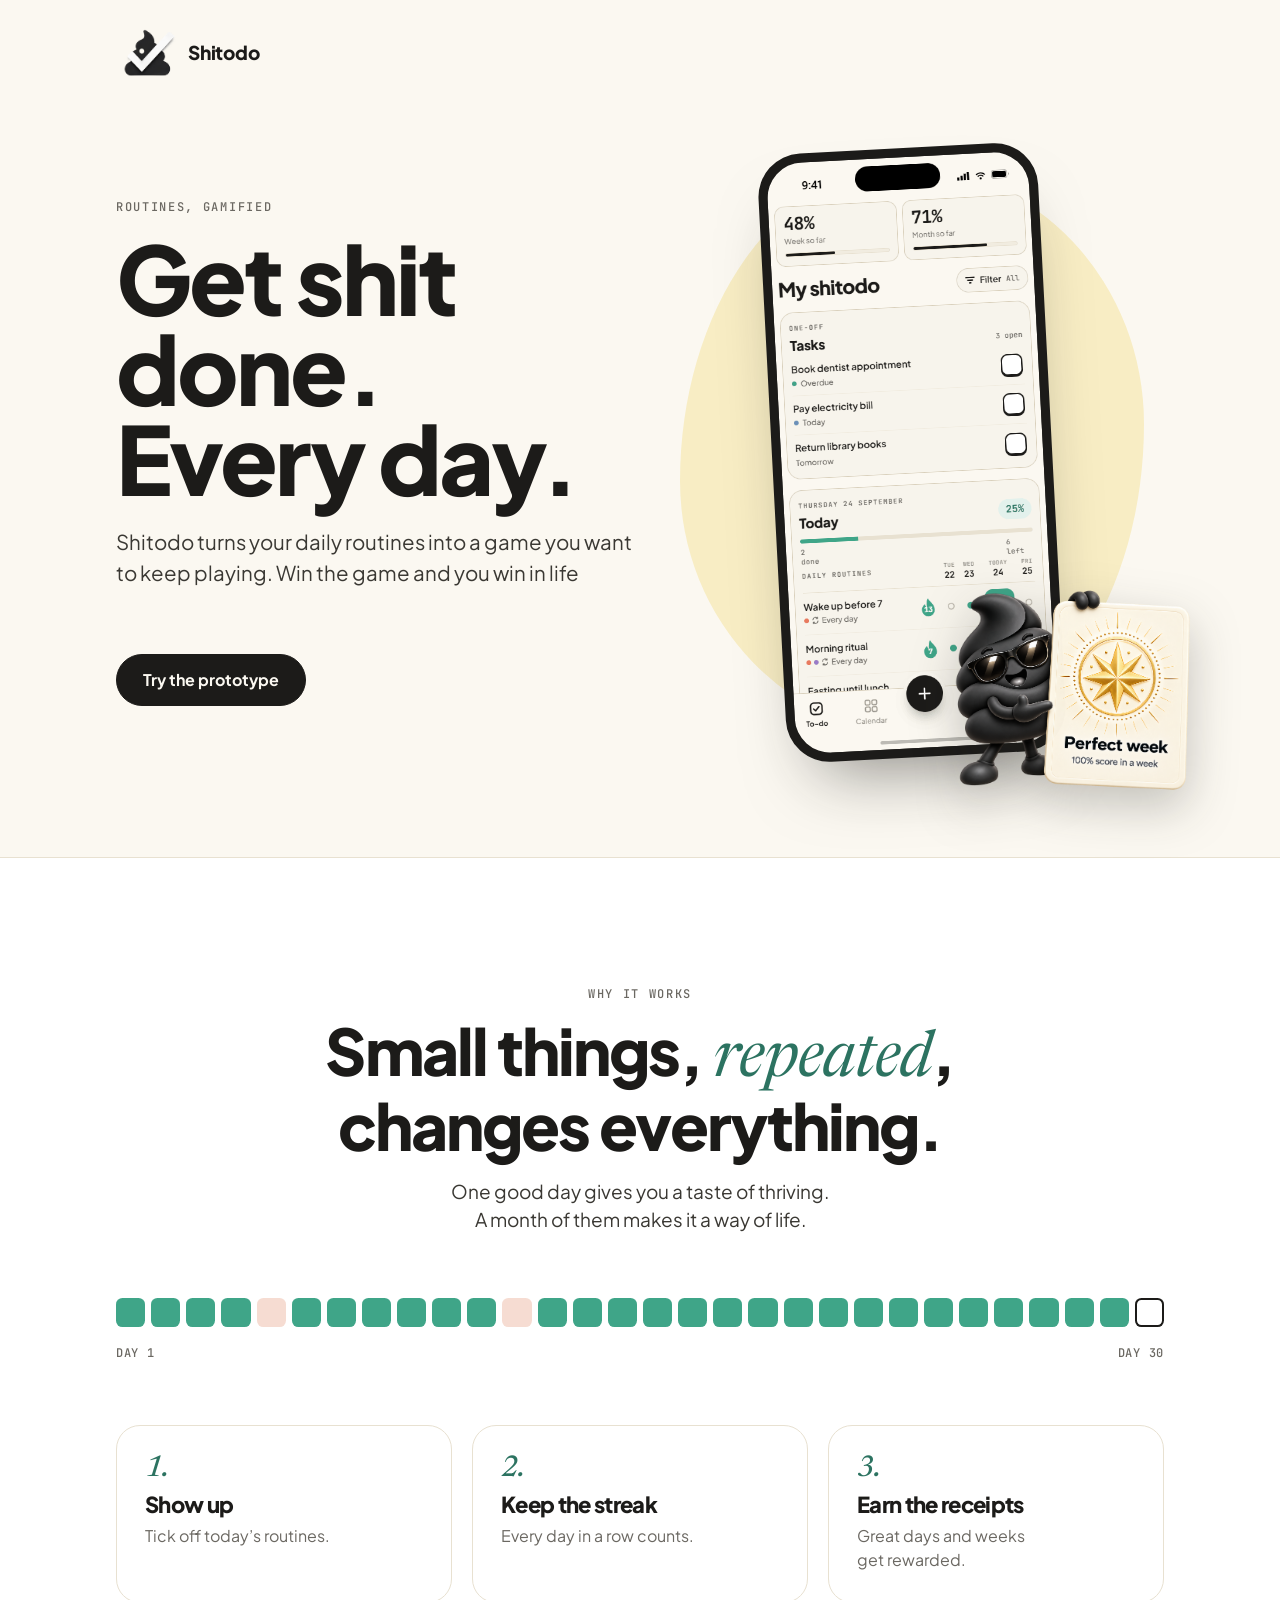
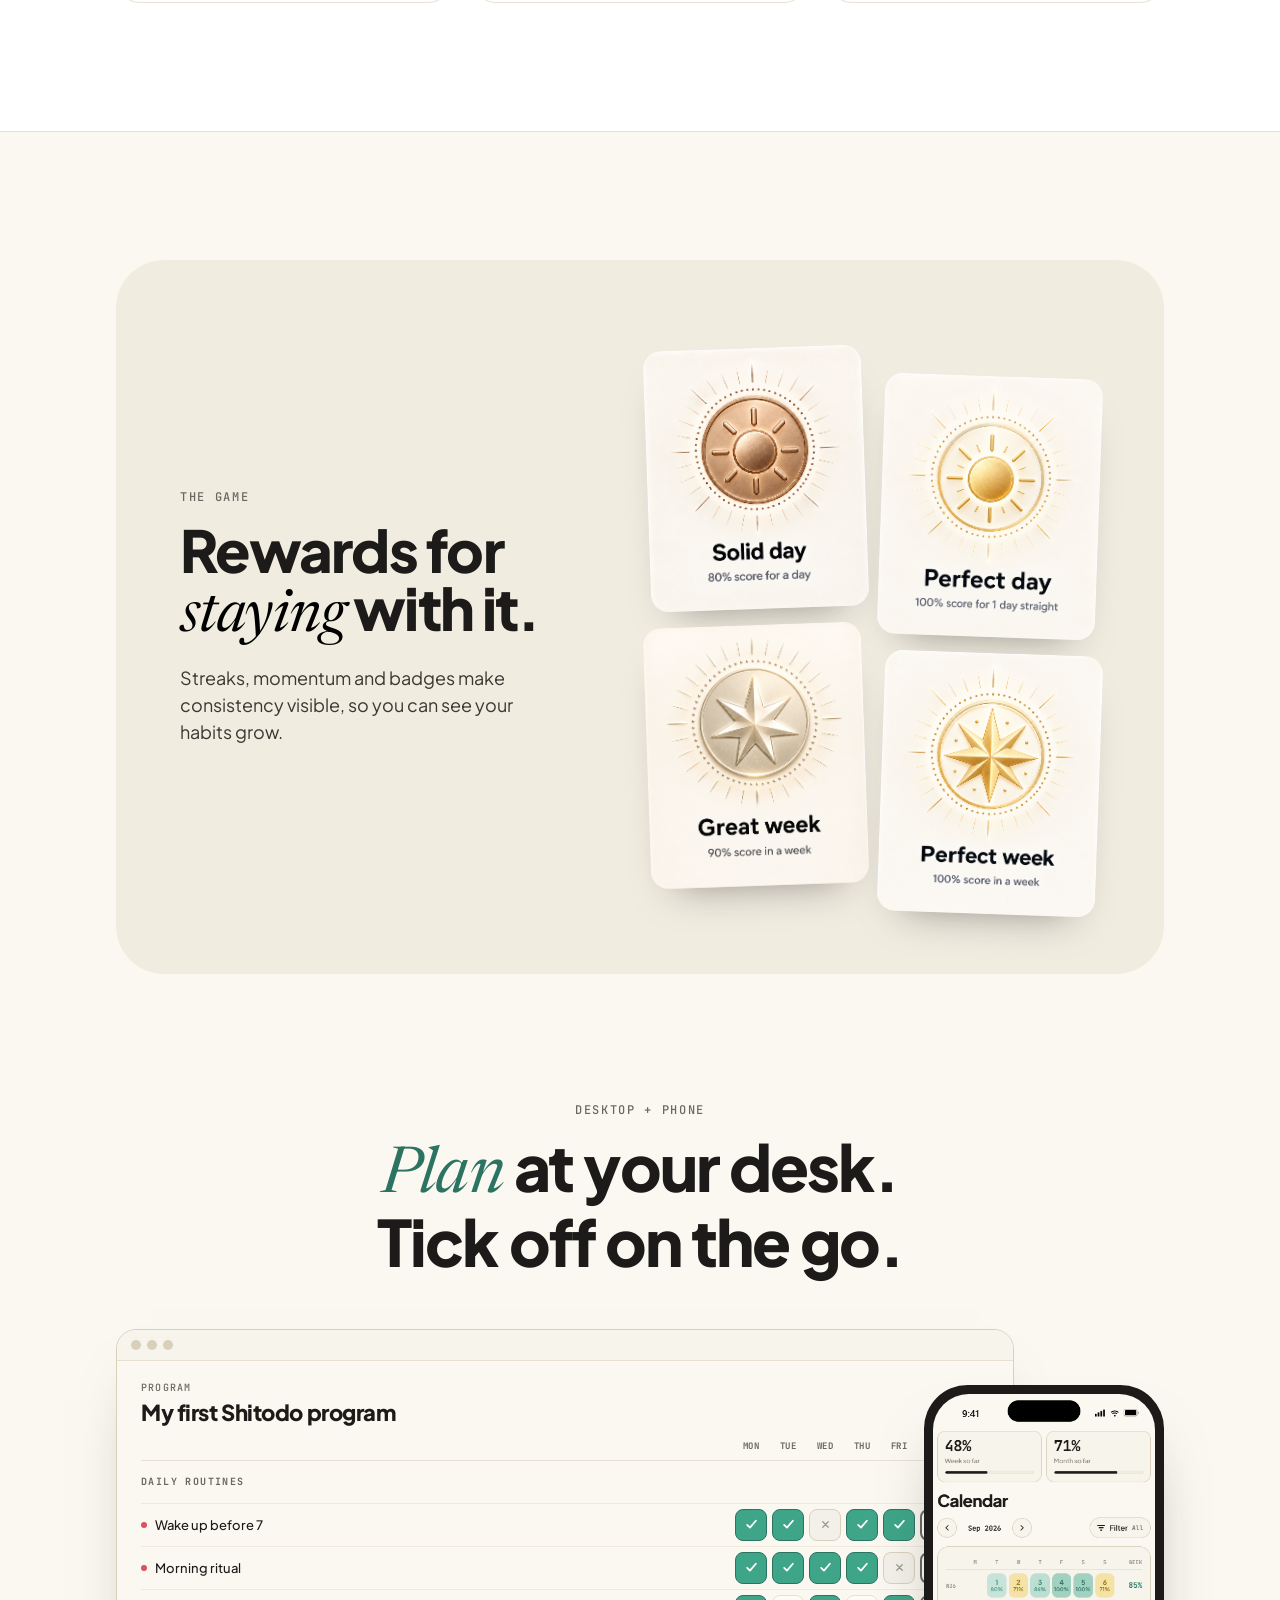
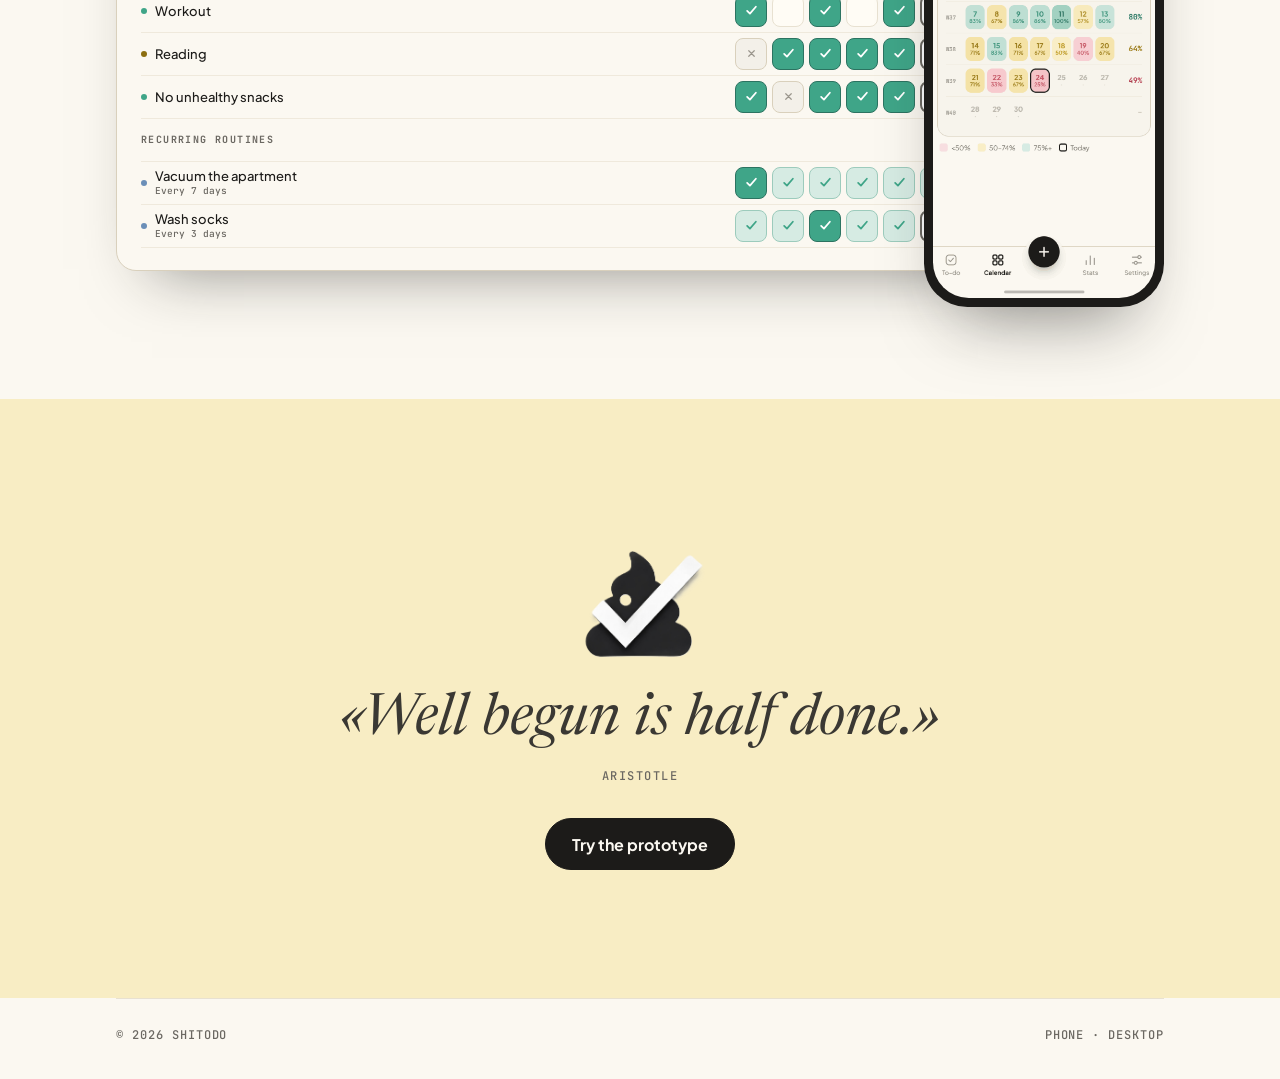
<file: projects/shitodo/index.html>
<!doctype html>
<html lang="en">
<head>
<meta charset="utf-8">
<script>if(/[?&](cover|static)=1/.test(location.search))document.documentElement.classList.add("still");</script>
<style>
#sd-loader{position:fixed;inset:0;z-index:2147483647;background:#FBF8F1;display:flex;flex-direction:column;align-items:center;justify-content:center;gap:22px;transition:opacity .4s ease,visibility .4s}
#sd-loader.done{opacity:0;visibility:hidden}
html.still #sd-loader{display:none}
html:not(.still):not(.sd-ready){overflow:hidden}
#sd-loader .stage{position:relative;width:220px;height:220px}
#sd-loader svg{position:absolute;inset:0;width:100%;height:100%}
#sd-loader img{position:absolute;left:50%;top:50%;width:112px;height:112px;transform:translate(-50%,-50%);object-fit:contain;mix-blend-mode:multiply}
#sd-loader .pct{font:700 13px "JetBrains Mono",ui-monospace,Menlo,monospace;color:#1C1B19;letter-spacing:.04em}
</style>
<meta name="viewport" content="width=device-width, initial-scale=1">
<meta name="description" content="Shitodo turns your daily routines into a game you want to keep playing.">
<link rel="icon" href="assets/logo.png">
<title>Shitodo – small things, every day</title>
<link media="print" onload="this.media='all'" href="https://fonts.googleapis.com/css2?family=Plus+Jakarta+Sans:wght@400;500;600;700;800&family=JetBrains+Mono:wght@500;700&family=Newsreader:ital,wght@1,400;1,500&display=swap" rel="stylesheet">
<link rel="stylesheet" href="css/landing.css">
<style>
:root{--p0:#FBF8F1;--p1:#F7F4EC;--p2:#F1ECE0;--p3:#E8E1D1;--p4:#D9D0BC;--ink:#1C1B19;--i1:#3A3833;--i2:#6B6862;--g:#3FA588;--gd:#2C7361;--gbg:#D6EBE3;--honey:#E8C547;--hbg:#F8EDC4;--terra:#E8765A;--tink:#B5482E}
*{box-sizing:border-box}
html,body{margin:0;background:var(--p0);color:var(--ink);font-family:"Plus Jakarta Sans",sans-serif;-webkit-font-smoothing:antialiased}
a{color:var(--gd)}a:hover{color:var(--ink)}
.wrap{max-width:1160px;margin:0 auto;padding:0 clamp(20px,5vw,56px)}
.eb{font:500 12px "JetBrains Mono",monospace;letter-spacing:.14em;text-transform:uppercase;color:var(--i2)}
h1,h2,h3{margin:0;letter-spacing:-.03em;text-wrap:balance}
p{margin:0;text-wrap:pretty}
em{font-family:"Newsreader",serif;font-style:italic;font-weight:400;letter-spacing:-.01em}
.btn{display:inline-flex;align-items:center;height:52px;padding:0 26px;border-radius:999px;font-weight:700;font-size:16px;text-decoration:none;border:1.5px solid var(--ink);color:var(--ink);background:transparent}
.btn:hover{background:var(--ink);color:var(--p0)}
.btn.pri{background:var(--ink);color:var(--p0)}.btn.pri:hover{background:var(--gd);border-color:var(--gd)}
.nav{display:flex;justify-content:space-between;align-items:center;padding:20px 0;gap:16px}
.brand{display:flex;align-items:center;gap:8px;font-weight:800;font-size:19px;letter-spacing:-.01em}
.brand img{width:64px;height:64px;object-fit:contain}
.nav .btn{height:42px;font-size:14px;padding:0 20px}
.hero{display:grid;grid-template-columns:minmax(0,1fr) minmax(0,1fr);gap:40px;align-items:center;padding:24px 0 80px}
.hero h1{font-size:clamp(52px,7.4vw,100px);font-weight:800;line-height:.95;margin:18px 0 24px}
.hero h1 em{color:var(--gd);font-size:1.08em}
.lead{font-size:clamp(18px,1.6vw,21px);line-height:1.5;color:var(--i1);max-width:26em}
.ctas{display:flex;flex-wrap:wrap;gap:12px;margin-top:34px}
.hero-ph{position:relative;display:flex;justify-content:center;padding:20px 0}
.blob{position:absolute;inset:6% 4%;border-radius:48% 52% 46% 54%/55% 45% 55% 45%;background:var(--hbg)}
.ph{position:relative;flex:none;width:clamp(210px,23vw,280px);aspect-ratio:402/874;border-radius:clamp(30px,3.4vw,44px);background:var(--ink);padding:clamp(6px,.7vw,9px);box-shadow:0 40px 70px -34px rgba(28,27,25,.55)}
.ph img{display:block;width:100%;height:100%;border-radius:clamp(24px,2.8vw,36px);object-fit:cover}
.hero-ph .ph{transform:rotate(-3deg)}
.chip{position:absolute;display:flex;align-items:center;gap:10px;background:#fff;border:1px solid var(--p3);border-radius:16px;padding:10px 14px 10px 10px;box-shadow:0 16px 30px -18px rgba(28,27,25,.45);font-size:14px;font-weight:700;z-index:2}
.chip small{display:block;font:500 11px "JetBrains Mono";color:var(--i2);letter-spacing:.04em;margin-top:1px}
.chip .ic{width:36px;height:36px;border-radius:10px;display:grid;place-items:center;font:800 15px "JetBrains Mono"}
.chip img{width:40px;height:40px;border-radius:10px;object-fit:cover;object-position:top}
.c1{left:2%;top:22%}.c1 .ic{background:#FBE3D9;color:var(--tink)}
.mascot{position:absolute;right:-6%;bottom:-4%;width:clamp(150px,19vw,250px);z-index:2;filter:drop-shadow(0 18px 24px rgba(28,27,25,.25))}
.sec{padding:clamp(80px,10vw,128px) 0}
.ttl{text-align:center;max-width:780px;margin:0 auto}
.ttl h2{font-size:clamp(38px,5vw,64px);font-weight:800;line-height:1;margin-top:16px}
.ttl h2 em{color:var(--gd)}
.ttl p{font-size:19px;line-height:1.5;color:var(--i1);margin:20px auto 0;max-width:30em}
.strip{display:grid;grid-template-columns:repeat(30,minmax(0,1fr));gap:clamp(3px,.5vw,6px);margin:64px 0 18px}
.strip i{aspect-ratio:1;border-radius:clamp(3px,.5vw,7px);background:var(--p3)}
.strip i.d{background:var(--g)}.strip i.m{background:#F6DCD2}.strip i.t{background:#fff;box-shadow:inset 0 0 0 2px var(--ink)}
.strip-l{display:flex;justify-content:space-between;font:500 12px "JetBrains Mono";color:var(--i2);letter-spacing:.06em;text-transform:uppercase}
.steps{display:grid;grid-template-columns:repeat(3,minmax(0,1fr));gap:20px;margin-top:64px}
.step{background:#fff;border:1px solid var(--p3);border-radius:24px;padding:28px 28px 30px}
.step .n{font:500 30px "Newsreader";font-style:italic;color:var(--gd)}
.step h3{font-size:22px;font-weight:800;margin:6px 0 6px}
.step p{font-size:16px;line-height:1.5;color:var(--i2)}
.game{background:var(--p2);border-radius:clamp(28px,4vw,48px);padding:clamp(48px,7vw,88px) clamp(24px,5vw,72px);display:grid;grid-template-columns:minmax(0,1fr) minmax(0,1.1fr);gap:56px;align-items:center}
.game h2{font-size:clamp(36px,4.6vw,58px);font-weight:800;line-height:1;margin-top:16px}
.game h2 em{color:var(--tink)}
.game p{font-size:18px;line-height:1.5;color:var(--i1);margin-top:18px}
.bdg{display:grid;grid-template-columns:repeat(2,minmax(0,1fr));gap:16px}
.bdg img{display:block;width:100%;border-radius:18px;box-shadow:0 22px 40px -26px rgba(28,27,25,.5)}
.bdg img:nth-child(odd){transform:rotate(-2deg)}.bdg img:nth-child(even){transform:rotate(2deg) translateY(28px)}
.dev{display:grid;grid-template-columns:minmax(0,1fr) auto;align-items:end;margin-top:56px}
.dev .lp-win{width:100%;border-radius:20px}
.dev .ph{margin-left:-90px;margin-bottom:-36px;width:clamp(170px,19vw,240px)}
.end{text-align:center;display:flex;flex-direction:column;align-items:center}
.end img{width:150px;height:150px;object-fit:contain}
.end blockquote{margin:12px 0 0;font:400 clamp(34px,4.6vw,58px)/1.1 "Newsreader",serif;font-style:italic;color:var(--i1);max-width:16em;text-wrap:balance}
.end small{font:500 12px "JetBrains Mono";letter-spacing:.12em;text-transform:uppercase;color:var(--i2);margin-top:16px}
.foot{display:flex;justify-content:space-between;flex-wrap:wrap;gap:12px;padding:28px 0 36px;border-top:1px solid var(--p3);font:500 12px "JetBrains Mono";letter-spacing:.08em;text-transform:uppercase;color:var(--i2)}
@media (max-width:900px){
.hero,.game{grid-template-columns:minmax(0,1fr)}
.steps{grid-template-columns:minmax(0,1fr)}
.dev{grid-template-columns:minmax(0,1fr)}
.dev .ph{margin:-110px 0 0 auto;width:160px}
.strip{grid-template-columns:repeat(15,minmax(0,1fr))}
}
</style>
</head>
<body>
<div id="sd-loader" aria-label="Laster"><div class="stage"><svg viewBox="0 0 220 220"><circle cx="110" cy="110" r="96" fill="none" stroke="#E8E1D1" stroke-width="4"></circle><circle id="sd-arc" cx="110" cy="110" r="96" fill="none" stroke="#1C1B19" stroke-width="4" stroke-linecap="round" stroke-dasharray="603.19" stroke-dashoffset="603.19" transform="rotate(-90 110 110)"></circle></svg><img src="assets/shitodo-logo-v2.png" alt="Shitodo"></div><div class="pct" id="sd-pct">0%</div></div>
<script>(function(){var d=document.documentElement;if(d.classList.contains('still'))return;var C=603.19,arc=document.getElementById('sd-arc'),pct=document.getElementById('sd-pct'),t0=performance.now(),v=0,ready=false,rt=0,rv=0,end=false;
function set(x){arc.setAttribute('stroke-dashoffset',C*(1-x));pct.textContent=Math.round(x*100)+'%'}
function tick(now){if(end)return;if(!ready){v=.92*(1-Math.exp(-(now-t0)/1400))}else{var k=Math.min(1,(now-rt)/220);v=rv+(1-rv)*k;if(k>=1){set(1);end=true;var l=document.getElementById('sd-loader');d.classList.add('sd-ready');l.classList.add('done');setTimeout(function(){l.remove()},450);return}}set(v);requestAnimationFrame(tick)}
requestAnimationFrame(tick);
function go(){if(ready)return;ready=true;rt=performance.now();rv=v}
var onload=function(){(document.fonts&&document.fonts.ready?document.fonts.ready:Promise.resolve()).then(go)};
if(document.readyState==='complete')onload();else window.addEventListener('load',onload);setTimeout(go,9000)})();</script>
<template id="__bundler_thumbnail"><svg xmlns="http://www.w3.org/2000/svg" viewBox="0 0 100 100"><rect width="100" height="100" fill="#F8EDC4"></rect><text x="50" y="64" text-anchor="middle" font-family="sans-serif" font-weight="800" font-size="42" fill="#1C1B19">S</text></svg></template>
<header class="wrap" data-screen-label="01 Hero">
<nav class="nav"><div class="brand"><img src="assets/logo.png" alt="">Shitodo</div></nav>
<div class="hero">
<div>
<div class="eb">Routines, gamified</div>
<h1>Get shit done. Every day.</h1>
<p class="lead" style="width:525px;height:93px">Shitodo turns your daily routines into a game you want to keep playing. Win the game and you win in life</p>
<div class="ctas"><a class="btn pri" href="prototype.html" data-proto="1">Try the prototype</a></div>
</div>
<div class="hero-ph"><div class="blob"></div>
<img class="mascot" src="assets/mascot-perfect-week.png" alt="Shitodo mascot holding a Perfect week badge">
<div class="ph"><img src="assets/screen-today.png" alt="Shitodo to-do screen"></div>
</div>
</div>
</header>
<section class="sec" style="background:#fff;border-top:1px solid var(--p3);border-bottom:1px solid var(--p3)" data-screen-label="02 Consistency">
<div class="wrap">
<div class="ttl"><div class="eb">Why it works</div><h2>Small things, <em>repeated</em>, changes everything.</h2><p>One good day gives you a taste of thriving.<br>A month of them makes it a way of life.</p></div>
<div class="strip" id="strip"></div>
<div class="strip-l"><span>Day 1</span><span>Day 30</span></div>
<div class="steps">
<div class="step"><div class="n">1.</div><h3>Show up</h3><p>Tick off today’s routines.</p></div>
<div class="step"><div class="n">2.</div><h3>Keep the streak</h3><p>Every day in a row counts.</p></div>
<div class="step"><div class="n">3.</div><h3>Earn the receipts</h3><p>Great days and weeks get rewarded.</p></div>
</div>
</div>
</section>
<section class="sec" data-screen-label="03 The game">
<div class="wrap">
<div class="game">
<div><div class="eb">The game</div><h2>Rewards for <em style="color:#000000">staying</em> with it.</h2><p>Streaks, momentum and badges make consistency visible, so you can see your habits grow.</p></div>
<div class="bdg"><img src="assets/badges/solid_day.png" alt="Solid day"><img src="assets/badges/perfect_day.png" alt="Perfect day"><img src="assets/badges/great_week.png" alt="Great week"><img src="assets/badges/perfect_week.png" alt="Perfect week"></div>
</div>
</div>
</section>
<section class="sec" style="padding-top:0" data-screen-label="04 Phone and desktop">
<div class="wrap">
<div class="ttl"><div class="eb">Desktop + phone</div><h2><em>Plan</em> at your desk.<br>Tick off on the go.</h2></div>
<div class="dev"><div id="desk"></div><div class="ph"><img src="assets/screen-calendar.png" alt=""></div></div>
</div>
</section>
<section class="sec" style="background:var(--hbg)" data-screen-label="05 Try it">
<div class="wrap end">
<img src="assets/logo.png" alt="Shitodo">
<blockquote>«Well begun is half done.»</blockquote>
<small>Aristotle</small>
<div class="ctas"><a class="btn pri" href="prototype.html" data-proto="1">Try the prototype</a></div>
</div>
</section>
<div class="wrap"><footer class="foot"><span>© 2026 Shitodo</span><span>Phone · Desktop</span></footer></div>
<script src="js/landing-parts.js"></script>
<script>
document.getElementById('desk').innerHTML=LP.program();
const pat='ddddmddddddmdddddddddddddddddt';
document.getElementById('strip').innerHTML=[...pat].map(c=>`<i class="${c}"></i>`).join('');
</script>
</body>
</html>
</file>
<file: projects/shitodo/css/landing.css>
*{box-sizing:border-box}
body{margin:0;font-family:"Plus Jakarta Sans",sans-serif;color:#1C1B19}
a{color:#B5482E}a:hover{color:#1C1B19}
.lp-eb{font:500 10px "JetBrains Mono",monospace;letter-spacing:.12em;text-transform:uppercase;color:#6B6862}
.lp-q{margin:0}.lp-q blockquote{margin:0;font-family:"Newsreader",serif;font-style:italic;font-weight:400;color:#3A3833;line-height:1.15;text-wrap:balance}
.lp-q figcaption{font:500 11px "JetBrains Mono",monospace;letter-spacing:.1em;text-transform:uppercase;color:#6B6862;margin-top:16px}
.lp-phone{width:280px;height:580px;border-radius:44px;background:#1C1B19;padding:10px;box-shadow:0 34px 60px -30px rgba(28,27,25,.55);flex:none}
.lp-scr{height:100%;border-radius:34px;background:#FBF8F1;overflow:hidden;padding:14px 16px}
.lp-sb{display:flex;justify-content:space-between;align-items:center;font:600 11.5px "Plus Jakarta Sans";padding:0 8px}
.lp-isl{width:78px;height:22px;border-radius:999px;background:#1C1B19}
.lp-nt{margin-top:14px;background:#fff;border:1px solid #E8E1D1;border-radius:16px;padding:10px 12px;display:grid;grid-template-columns:30px 1fr;gap:10px;align-items:center;box-shadow:0 10px 24px -12px rgba(28,27,25,.4)}
.lp-nt img{width:30px;height:30px;object-fit:contain;mix-blend-mode:multiply}
.lp-nt .h{display:flex;justify-content:space-between;font-size:11.5px}.lp-nt .h span{font-size:10.5px;color:#6B6862}
.lp-nt p{margin:2px 0 0;font-size:12px;color:#3A3833}
.lp-ph-h{margin:18px 2px 10px}
.lp-big{font-size:22px;font-weight:800;letter-spacing:-.02em;margin-top:4px}
.lp-bar{height:6px;border-radius:999px;background:#E8E1D1;margin-top:10px;overflow:hidden}.lp-bar i{display:block;height:100%;background:#3FA588;border-radius:999px}
.lp-li{display:flex;align-items:center;gap:10px;padding:9px 2px;border-top:1px solid #EFE9DC;font-size:13px;font-weight:600}
.lp-li.on .n{color:#6B6862}
.lp-cb{width:22px;height:22px;border-radius:6px;border:1.5px solid #BDB8AC;display:grid;place-items:center;flex:none;background:#fff}
.lp-cb.on{background:#3FA588;border-color:#3FA588}
.lp-str{margin-left:auto;display:flex;align-items:center;gap:3px;font:700 10.5px "JetBrains Mono";color:#B5482E}
.lp-tm{margin-left:auto;font:500 10.5px "JetBrains Mono";color:#6B6862}
.lp-win{background:#FBF8F1;border:1px solid #D9D0BC;border-radius:14px;overflow:hidden;box-shadow:0 34px 60px -36px rgba(28,27,25,.5)}
.lp-wb{display:flex;gap:6px;padding:10px 14px;border-bottom:1px solid #E8E1D1;background:#F7F4EC}.lp-wb i{width:10px;height:10px;border-radius:50%;background:#D9D0BC}
.lp-wc{padding:20px 24px 22px}
.lp-wt{font-size:22px;font-weight:800;letter-spacing:-.02em;margin:4px 0 14px}
.lp-days{display:grid;grid-template-columns:minmax(0,1fr) auto;padding-bottom:8px;border-bottom:1.5px solid #E8E1D1}
.lp-cells{display:flex;gap:5px}
.lp-cells span{width:32px;text-align:center;font:700 9px "JetBrains Mono";letter-spacing:.06em;color:#6B6862}
.lp-sh{font:700 10px "JetBrains Mono";letter-spacing:.14em;text-transform:uppercase;color:#6B6862;height:43px;display:flex;align-items:center;border-bottom:1px solid #EFE9DC}
.lp-r{display:grid;grid-template-columns:minmax(0,1fr) auto;gap:10px;align-items:center;padding:5px 0;border-bottom:1px solid #EFE9DC}
.lp-r .n{display:flex;align-items:center;gap:8px;font-size:13px;font-weight:500;min-width:0;white-space:nowrap;overflow:hidden}
.lp-r .n i{width:6px;height:6px;border-radius:50%;flex:none}
.lp-r .iv{display:block;font:500 9.5px "JetBrains Mono";color:#6B6862}
.lp-c{width:32px;height:32px;border-radius:8px;display:grid;place-items:center}
.lp-c.m{background:#F3F0E9;border:1px solid #D9D0BC}.lp-c.dn{background:#3FA588;border:1px solid #2C7361}.lp-c.cv{background:#D6EBE3;border:1px solid #9CCBBC}.lp-c.td{background:#fff;border:2px solid #6B6862}.lp-c.fu{background:#FFFCF5;border:1px solid #E8E1D1}
.lp-card{background:#fff;border:1px solid #D9D0BC;border-radius:18px;padding:22px 24px}
.lp-stk{display:grid;grid-template-columns:repeat(3,1fr);gap:14px;padding-bottom:18px;border-bottom:1px solid #EFE9DC}
.lp-stk .v{font:700 24px "JetBrains Mono";margin-top:6px;display:flex;align-items:center;gap:6px}.lp-stk small{font:500 12px "Plus Jakarta Sans";color:#6B6862;margin-left:2px}
.lp-rings{display:grid;grid-template-columns:repeat(3,1fr);gap:12px;padding:18px 0;border-bottom:1px solid #EFE9DC;text-align:center}
.lp-ring{width:76px;height:76px;border-radius:50%;display:grid;place-items:center;margin:0 auto}.lp-ring b{width:62px;height:62px;border-radius:50%;background:#fff;display:grid;place-items:center;font:700 15px "JetBrains Mono"}
.lp-rings .rl{font-size:11.5px;color:#6B6862;margin-top:8px}
.lp-areas{display:flex;flex-direction:column;gap:10px;padding-top:18px}
.lp-ar{display:grid;grid-template-columns:86px 1fr 40px;gap:10px;align-items:center;font-size:12.5px}
.lp-ab{height:8px;border-radius:999px;background:#E8E1D1;overflow:hidden}.lp-ab i{display:block;height:100%;border-radius:999px}
.lp-ar .vv{font:700 11.5px "JetBrains Mono";text-align:right}
.lp-bdg{display:grid;grid-template-columns:repeat(5,minmax(0,1fr));gap:16px;padding-top:8px}
.lp-b{text-align:center}.lp-b .pic{position:relative}
.lp-b img{display:block;width:100%;aspect-ratio:1;object-fit:cover;border-radius:10px;box-shadow:0 0 0 2px #3FA588}
.lp-b.p img{filter:grayscale(.75);opacity:.8;box-shadow:0 0 0 2px #E8C547}
.lp-b .ct{position:absolute;top:-9px;right:-9px;min-width:28px;height:28px;padding:0 6px;border-radius:999px;background:#3FA588;color:#fff;font:700 11px "JetBrains Mono";display:grid;place-items:center;border:2px solid #fff}
.lp-b .tg{position:absolute;left:50%;bottom:-8px;transform:translateX(-50%);white-space:nowrap;font:700 8.5px "JetBrains Mono";letter-spacing:.06em;text-transform:uppercase;padding:3px 6px;border-radius:999px;background:#3FA588;color:#fff}
.lp-b.p .tg{background:#E8C547;color:#1C1B19}
.lp-b .nm{font-size:11.5px;font-weight:700;margin-top:16px}
.frame{position:absolute}
.flabel{display:block;font:500 13px "JetBrains Mono";letter-spacing:.06em;text-transform:uppercase;color:#6B6862;margin-bottom:12px}.flabel b{color:#1C1B19}
.L{width:1280px;background:#FBF8F1;border:1px solid #D9D0BC;overflow:hidden}
.nav{display:flex;justify-content:space-between;align-items:center;padding:24px 56px}
.brandS{display:flex;align-items:center;gap:10px;font-weight:800;font-size:17px;letter-spacing:-.01em}.brandS img{width:40px;height:40px;object-fit:contain;mix-blend-mode:multiply}
.links{display:flex;gap:10px;align-items:center}
.btn{padding:11px 18px;border-radius:10px;font:600 14px "Plus Jakarta Sans";border:1px solid #D9D0BC;background:#FBF8F1;color:#1C1B19;text-decoration:none;display:inline-flex}
.btn.pri{background:#1C1B19;border-color:#1C1B19;color:#fff}
.btn.lg{padding:15px 26px;font-size:15.5px}
.navlink{font-size:14px;font-weight:500;color:#3A3833;text-decoration:none;padding:0 8px}
.h1{font-weight:800;letter-spacing:-.045em;line-height:.95;margin:0}
.lead{font-size:19px;line-height:1.5;color:#3A3833;max-width:540px;margin:0;text-wrap:pretty}
.plat{font:500 11px "JetBrains Mono";letter-spacing:.12em;text-transform:uppercase;color:#6B6862}
.ft .num{font:700 11px "JetBrains Mono";color:#6B6862;letter-spacing:.08em}
.ft h4{margin:6px 0 0;font-size:21px;font-weight:800;letter-spacing:-.015em}
.ft p{margin:6px 0 0;font-size:15px;color:#6B6862;line-height:1.45;text-wrap:pretty;max-width:380px}
.foot{padding:26px 56px;border-top:1px solid #E8E1D1;display:flex;justify-content:space-between;align-items:center;font-size:13px;color:#6B6862}
.tile{border-radius:24px;padding:32px;overflow:hidden;position:relative}.t-c{background:#F1ECE0}.t-w{background:#fff;border:1px solid #E8E1D1}
</file>
